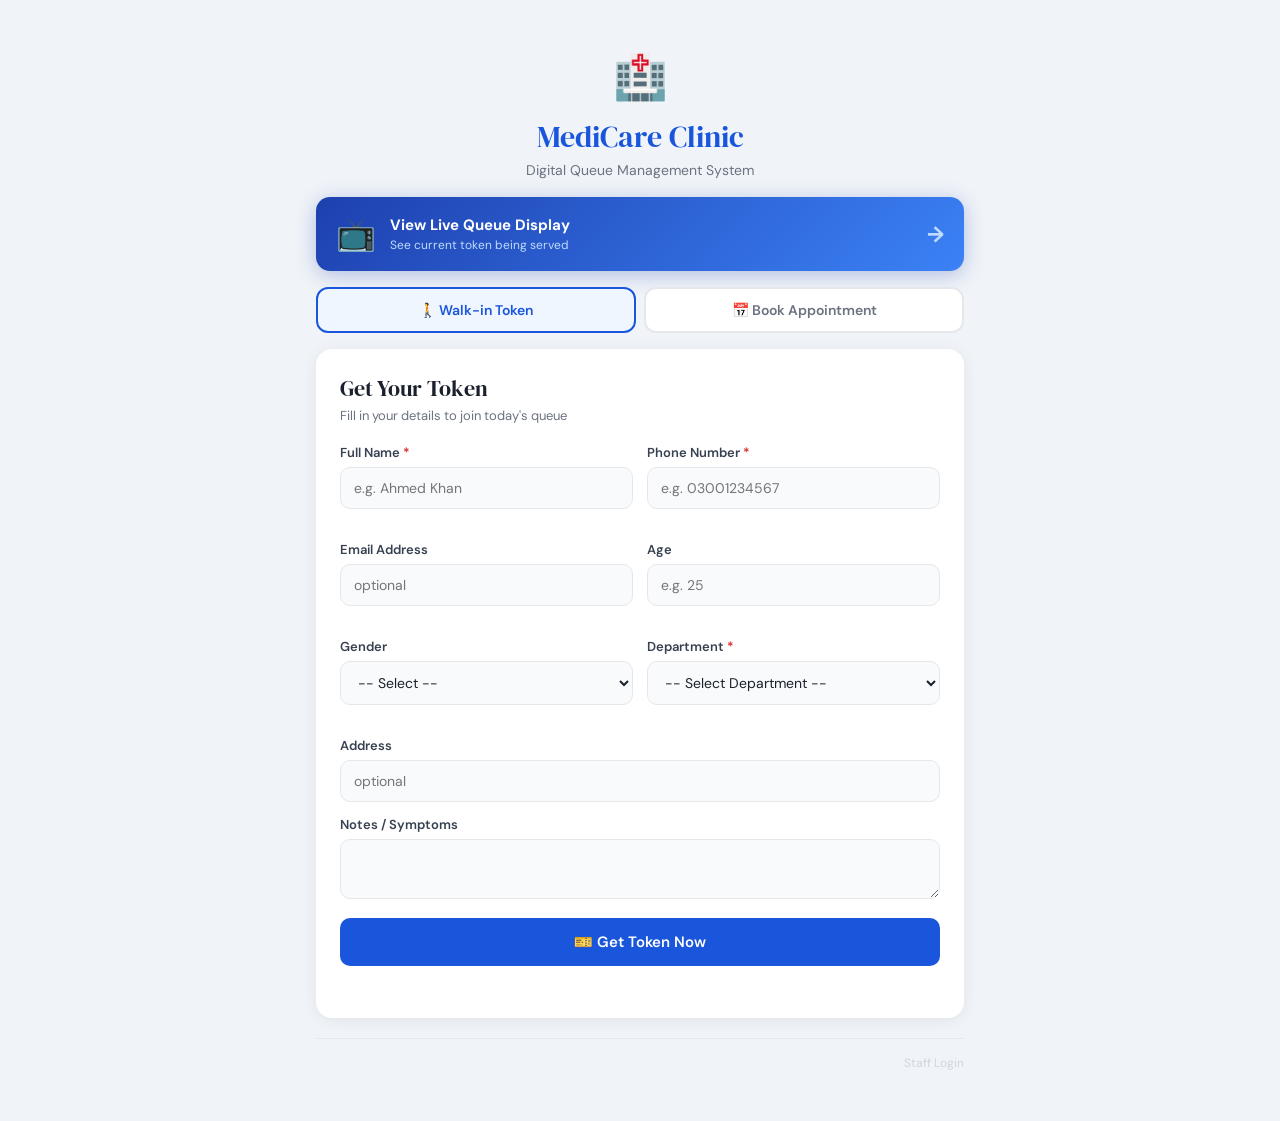
<file: frontend/index.html>
<!DOCTYPE html>
<html lang="en">
<head>
  <meta charset="UTF-8"/>
  <meta name="viewport" content="width=device-width, initial-scale=1.0"/>
  <title>MediCare Clinic — Book Token</title>
  <link rel="preconnect" href="https://fonts.googleapis.com">
  <link href="https://fonts.googleapis.com/css2?family=DM+Serif+Display&family=DM+Sans:wght@300;400;500;600&display=swap" rel="stylesheet">
  <link rel="stylesheet" href="css/style.css"/>
</head>
<body>

  <div class="page">

    <!-- ── Header ── -->
    <div class="header">
      <div class="header-icon">🏥</div>
      <h1>MediCare Clinic</h1>
      <p>Digital Queue Management System</p>
    </div>

    <!-- ── Live Display Button (Big & Visible) ── -->
    <a href="display.html" class="display-banner">
      <div class="display-banner-left">
        <span class="display-icon">📺</span>
        <div>
          <div class="display-title">View Live Queue Display</div>
          <div class="display-sub">See current token being served</div>
        </div>
      </div>
      <div class="display-arrow">→</div>
    </a>

    <!-- ── Booking Type Tabs ── -->
    <div class="tab-row">
      <button class="tab active" id="tabWalkin"
              onclick="switchTab('walkin')">
        🚶 Walk-in Token
      </button>
      <button class="tab" id="tabAppoint"
              onclick="switchTab('appointment')">
        📅 Book Appointment
      </button>
    </div>

    <!-- ══ WALK-IN FORM ══ -->
    <div class="card" id="walkinForm">
      <h2>Get Your Token</h2>
      <p class="card-sub">Fill in your details to join today's queue</p>

      <div class="form-row">
        <div class="form-group">
          <label>Full Name <span class="req">*</span></label>
          <input type="text" id="wName" placeholder="e.g. Ahmed Khan"/>
          <span class="field-error" id="wNameErr"></span>
        </div>
        <div class="form-group">
          <label>Phone Number <span class="req">*</span></label>
          <input type="tel" id="wPhone" placeholder="e.g. 03001234567"/>
          <span class="field-error" id="wPhoneErr"></span>
        </div>
      </div>

      <div class="form-row">
        <div class="form-group">
          <label>Email Address</label>
          <input type="email" id="wEmail" placeholder="optional"/>
          <span class="field-error" id="wEmailErr"></span>
        </div>
        <div class="form-group">
          <label>Age</label>
          <input type="number" id="wAge" placeholder="e.g. 25"
                 min="1" max="120"/>
          <span class="field-error" id="wAgeErr"></span>
        </div>
      </div>

      <div class="form-row">
        <div class="form-group">
          <label>Gender</label>
          <select id="wGender">
            <option value="">-- Select --</option>
            <option value="Male">Male</option>
            <option value="Female">Female</option>
            <option value="Other">Other</option>
          </select>
        </div>
        <div class="form-group">
          <label>Department <span class="req">*</span></label>
          <select id="wDept">
            <option value="">-- Select Department --</option>
            <option value="General OPD">General OPD</option>
            <option value="Dental">Dental</option>
            <option value="ENT">ENT</option>
            <option value="Cardiology">Cardiology</option>
            
          </select>
          <span class="field-error" id="wDeptErr"></span>
        </div>
      </div>

      <div class="form-group">
        <label>Address</label>
        <input type="text" id="wAddress" placeholder="optional"/>
      </div>

      <div class="form-group">
        <label>Notes / Symptoms</label>
        <textarea id="wNotes" rows="2"
          placeholder="Brief description of your condition (optional)">
        </textarea>
      </div>

      <button class="btn" id="walkinBtn">🎫 Get Token Now</button>
      <div class="error-msg" id="walkinError"></div>
    </div>

    <!-- ══ APPOINTMENT FORM ══ -->
    <div class="card" id="appointForm" style="display:none">
      <h2>Book Appointment</h2>
      <p class="card-sub">Schedule your visit for a future date</p>

      <div class="form-row">
        <div class="form-group">
          <label>Full Name <span class="req">*</span></label>
          <input type="text" id="aName" placeholder="e.g. Ahmed Khan"/>
          <span class="field-error" id="aNameErr"></span>
        </div>
        <div class="form-group">
          <label>Phone Number <span class="req">*</span></label>
          <input type="tel" id="aPhone" placeholder="e.g. 03001234567"/>
          <span class="field-error" id="aPhoneErr"></span>
        </div>
      </div>

      <div class="form-row">
        <div class="form-group">
          <label>Email Address</label>
          <input type="email" id="aEmail" placeholder="optional"/>
          <span class="field-error" id="aEmailErr"></span>
        </div>
        <div class="form-group">
          <label>Age</label>
          <input type="number" id="aAge" placeholder="e.g. 25"
                 min="1" max="120"/>
        </div>
      </div>

      <div class="form-row">
        <div class="form-group">
          <label>Gender</label>
          <select id="aGender">
            <option value="">-- Select --</option>
            <option value="Male">Male</option>
            <option value="Female">Female</option>
            <option value="Other">Other</option>
          </select>
        </div>
        <div class="form-group">
          <label>Department <span class="req">*</span></label>
          <select id="aDept">
            <option value="">-- Select Department --</option>
            <option value="General OPD">General OPD</option>
            <option value="Dental">Dental</option>
            <option value="ENT">ENT</option>
            <option value="Cardiology">Cardiology</option>
          </select>
          <span class="field-error" id="aDeptErr"></span>
        </div>
      </div>

      <div class="form-row">
        <div class="form-group">
          <label>Appointment Date <span class="req">*</span></label>
          <input type="date" id="aDate"/>
          <span class="field-error" id="aDateErr"></span>
        </div>
        <div class="form-group">
          <label>Preferred Time <span class="req">*</span></label>
          <select id="aTime">
            <option value="">-- Select Time --</option>
            <option value="09:00">09:00 AM</option>
            <option value="09:30">09:30 AM</option>
            <option value="10:00">10:00 AM</option>
            <option value="10:30">10:30 AM</option>
            <option value="11:00">11:00 AM</option>
            <option value="11:30">11:30 AM</option>
            <option value="12:00">12:00 PM</option>
            <option value="14:00">02:00 PM</option>
            <option value="14:30">02:30 PM</option>
            <option value="15:00">03:00 PM</option>
            <option value="15:30">03:30 PM</option>
            <option value="16:00">04:00 PM</option>
          </select>
          <span class="field-error" id="aTimeErr"></span>
        </div>
      </div>

      <div class="form-group">
        <label>Notes / Symptoms</label>
        <textarea id="aNotes" rows="2"
          placeholder="Brief description of your condition (optional)">
        </textarea>
      </div>

      <button class="btn" id="appointBtn">📅 Book Appointment</button>
      <div class="error-msg" id="appointError"></div>
    </div>

    <!-- ══ TOKEN RESULT ══ -->
    <div class="card token-result" id="tokenResult">
      <div class="token-icon" id="resultIcon">🎫</div>
      <p class="token-label" id="resultLabel">YOUR TOKEN NUMBER</p>
      <h1 class="token-num" id="tokenNum">---</h1>

      <div class="token-details">
        <p id="resultName"></p>
        <p id="resultDept"></p>
        <p id="resultCounter"></p>
        <p id="resultWait"></p>
        <p id="resultExtra"></p>
      </div>

      <div class="token-note" id="resultNote">
        Show this screen at the reception counter
      </div>

      <!-- View display button on result screen too -->
      <a href="display.html" class="btn btn-display" target="_blank">
        📺 View Live Display
      </a>

      <button class="btn btn-outline" id="bookAnotherBtn">
        + Book Another
      </button>
    </div>

    <!-- ── Footer ── -->
    <div class="footer">
      <span class="footer-time" id="footerTime"></span>
      <a href="login.html" class="staff-link">Staff Login</a>
    </div>

  </div>

  <script src="js/booking.js"></script>
</body>
</html>
</file>
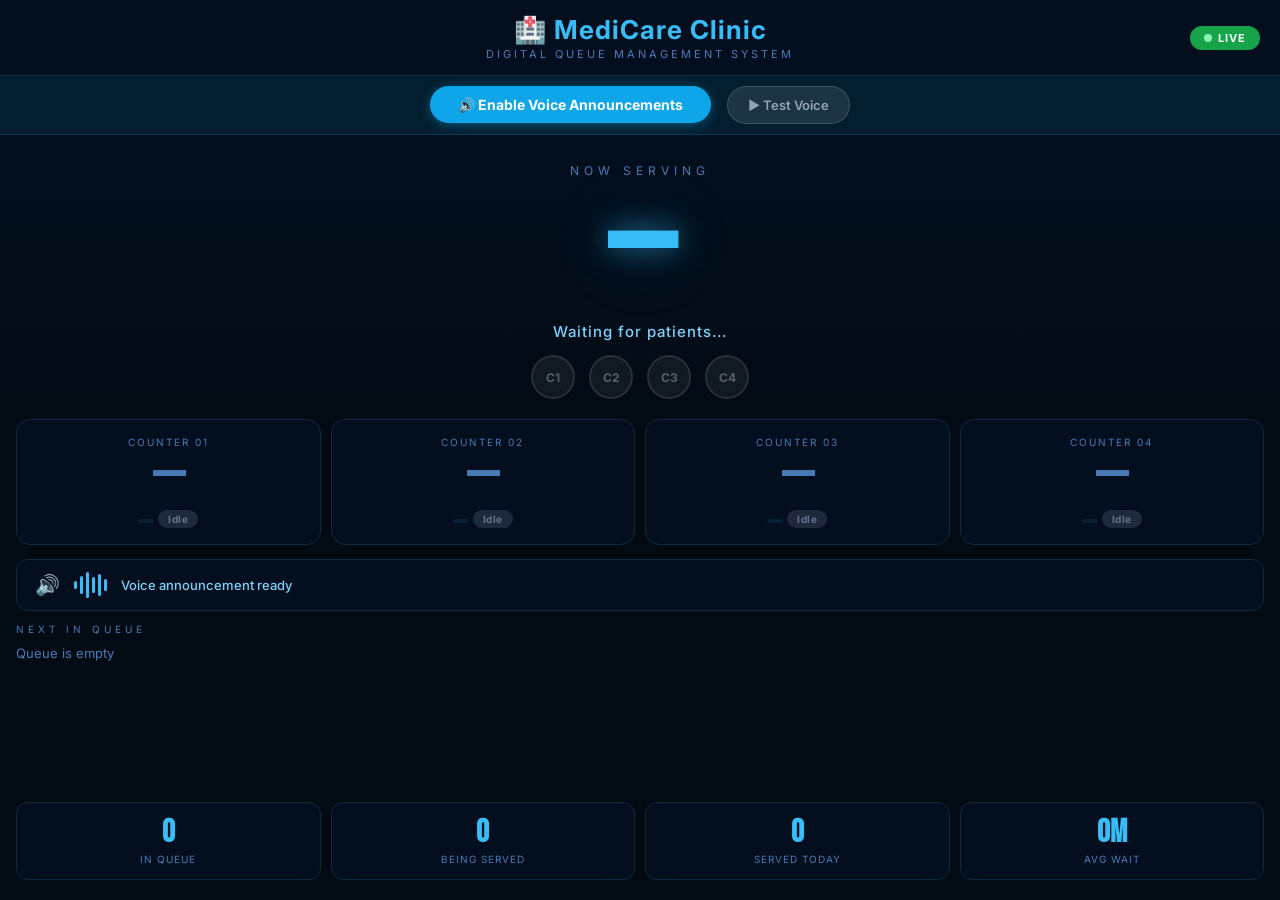
<file: frontend/display.html>
<!DOCTYPE html>
<html lang="en">
<head>
  <meta charset="UTF-8"/>
  <meta name="viewport" content="width=device-width, initial-scale=1.0"/>
  <title>MediCare — Live Display</title>
  <link rel="preconnect" href="https://fonts.googleapis.com">
  <link href="https://fonts.googleapis.com/css2?family=Bebas+Neue&family=Inter:wght@400;500;600&display=swap" rel="stylesheet">
  <link rel="stylesheet" href="css/display.css"/>
</head>
<body>

  <!-- ── Header ── -->
  <div class="display-header">
    <div class="header-center">
      <h1 class="clinic-name">🏥 MediCare Clinic</h1>
      <p class="clinic-sub">Digital Queue Management System</p>
    </div>
    <div class="live-pill">
      <span class="live-dot" id="liveDot"></span> LIVE
    </div>
  </div>

  <!-- ── VOICE ENABLE BAR — must be clicked once for Chrome audio ── -->
  <div id="voiceEnableWrap" style="
    text-align:center; padding:10px;
    background: rgba(14,165,233,0.12);
    border-bottom: 1px solid rgba(14,165,233,0.2);
  ">
    <button id="voiceEnableBtn" onclick="enableVoice()" style="
      background:#0ea5e9; color:#fff; border:none;
      padding:10px 28px; border-radius:22px;
      font-size:14px; font-weight:700; cursor:pointer;
      font-family:'Inter',sans-serif;
      box-shadow:0 2px 12px rgba(14,165,233,.4);
      margin-right:12px;
    ">🔊 Enable Voice Announcements</button>
    <button onclick="testVoice()" style="
      background:rgba(255,255,255,0.1); color:#94a3b8; border:1px solid rgba(255,255,255,0.15);
      padding:10px 20px; border-radius:22px;
      font-size:13px; font-weight:600; cursor:pointer;
      font-family:'Inter',sans-serif;
    ">▶ Test Voice</button>
  </div>

  <!-- ── Now Serving ── -->
  <div class="now-serving-section">
    <p class="now-label">NOW SERVING</p>
    <h1 class="big-token" id="currentToken">—</h1>
    <p class="counter-info" id="counterInfo">Waiting for patients...</p>

    <!-- Counter indicator dots -->
    <div class="indicators-row">
      <div class="counter-indicator idle" id="indicator-1"><span>C1</span></div>
      <div class="counter-indicator idle" id="indicator-2"><span>C2</span></div>
      <div class="counter-indicator idle" id="indicator-3"><span>C3</span></div>
      <div class="counter-indicator idle" id="indicator-4"><span>C4</span></div>
    </div>
  </div>

  <!-- ── All 4 Counters ── -->
  <div class="counters-grid">
    <div class="counter-box" id="box-1">
      <p class="c-label">COUNTER 01</p>
      <h2 class="c-token" id="c1-token">---</h2>
      <p class="c-doctor" id="c1-doctor"></p>
      <span class="c-dept" id="c1-dept"></span>
      <p class="c-status idle" id="c1-status">Idle</p>
    </div>
    <div class="counter-box" id="box-2">
      <p class="c-label">COUNTER 02</p>
      <h2 class="c-token" id="c2-token">---</h2>
      <p class="c-doctor" id="c2-doctor"></p>
      <span class="c-dept" id="c2-dept"></span>
      <p class="c-status idle" id="c2-status">Idle</p>
    </div>
    <div class="counter-box" id="box-3">
      <p class="c-label">COUNTER 03</p>
      <h2 class="c-token" id="c3-token">---</h2>
      <p class="c-doctor" id="c3-doctor"></p>
      <span class="c-dept" id="c3-dept"></span>
      <p class="c-status idle" id="c3-status">Idle</p>
    </div>
    <div class="counter-box" id="box-4">
      <p class="c-label">COUNTER 04</p>
      <h2 class="c-token" id="c4-token">---</h2>
      <p class="c-doctor" id="c4-doctor"></p>
      <span class="c-dept" id="c4-dept"></span>
      <p class="c-status idle" id="c4-status">Idle</p>
    </div>
  </div>

  <!-- ── Voice Bar ── -->
  <div class="voice-bar" id="voiceBar">
    <span class="voice-icon">🔊</span>
    <div class="voice-waves">
      <div class="wave"></div>
      <div class="wave"></div>
      <div class="wave"></div>
      <div class="wave"></div>
      <div class="wave"></div>
      <div class="wave"></div>
    </div>
    <span class="voice-text" id="voiceText">Voice announcement ready</span>
  </div>

  <!-- ── Queue Strip ── -->
  <div class="queue-section">
    <p class="queue-title">NEXT IN QUEUE</p>
    <div class="queue-list" id="queueList">
      <p class="queue-empty">Queue is empty</p>
    </div>
  </div>

  <!-- ── Stats ── -->
  <div class="stats-row">
    <div class="stat-box">
      <h2 id="statQueue">0</h2>
      <p>In Queue</p>
    </div>
    <div class="stat-box">
      <h2 id="statServing">0</h2>
      <p>Being Served</p>
    </div>
    <div class="stat-box">
      <h2 id="statServed">0</h2>
      <p>Served Today</p>
    </div>
    <div class="stat-box">
      <h2 id="statWait">0m</h2>
      <p>Avg Wait</p>
    </div>
  </div>

  <!-- <script src="http://localhost:5000/socket.io/socket.io.js"></script> -->
   <script src="https://cdn.socket.io/4.7.5/socket.io.min.js"></script>
  <script src="js/display.js"></script>
</body>
</html>
</file>
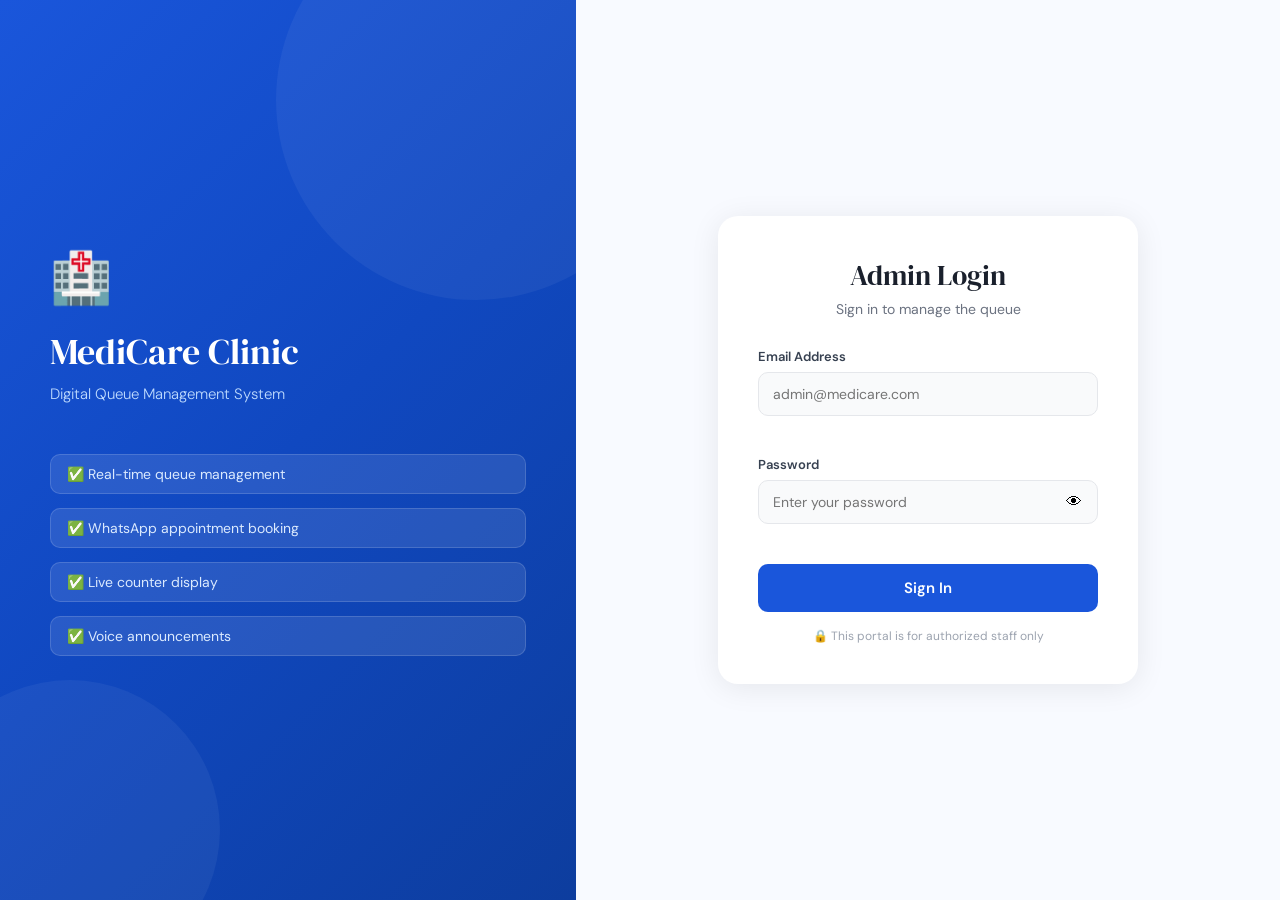
<file: frontend/login.html>
<!DOCTYPE html>
<html lang="en">
<head>
  <meta charset="UTF-8"/>
  <meta name="viewport" content="width=device-width, initial-scale=1.0"/>
  <title>MediCare — Admin Login</title>
  <link rel="preconnect" href="https://fonts.googleapis.com">
  <link href="https://fonts.googleapis.com/css2?family=DM+Serif+Display&family=DM+Sans:wght@300;400;500;600&display=swap" rel="stylesheet">
  <link rel="stylesheet" href="css/login.css"/>
</head>
<body>

  <div class="login-page">

    <!-- Left Panel -->
    <div class="left-panel">
      <div class="brand">
        <div class="brand-icon">🏥</div>
        <h1>MediCare Clinic</h1>
        <p>Digital Queue Management System</p>
      </div>
      <div class="features">
        <div class="feat">✅ Real-time queue management</div>
        <div class="feat">✅ WhatsApp appointment booking</div>
        <div class="feat">✅ Live counter display</div>
        <div class="feat">✅ Voice announcements</div>
      </div>
    </div>

    <!-- Right Panel — Login Form -->
    <div class="right-panel">
      <div class="login-card">

        <div class="login-header">
          <h2>Admin Login</h2>
          <p>Sign in to manage the queue</p>
        </div>

        <div class="form-group">
          <label>Email Address</label>
          <input type="email" id="loginEmail"
                 placeholder="admin@medicare.com"/>
          <span class="field-error" id="emailError"></span>
        </div>

        <div class="form-group">
          <label>Password</label>
          <div class="pass-wrap">
            <input type="password" id="loginPassword"
                   placeholder="Enter your password"/>
            <button class="eye-btn" id="eyeBtn" type="button">👁</button>
          </div>
          <span class="field-error" id="passError"></span>
        </div>

        <div class="error-box" id="errorBox"></div>

        <button class="login-btn" id="loginBtn">
          Sign In
        </button>

        <div class="login-note">
          🔒 This portal is for authorized staff only
        </div>

      </div>
    </div>

  </div>

  <script src="js/login.js"></script>
</body>
</html>
</file>
<file: frontend/css/style.css>
@import url('https://fonts.googleapis.com/css2?family=DM+Serif+Display&family=DM+Sans:wght@300;400;500;600&display=swap');

* { margin: 0; padding: 0; box-sizing: border-box; }

body {
  font-family: 'DM Sans', sans-serif;
  background: #f0f4f8;
  color: #1a202c;
  min-height: 100vh;
}

.page {
  max-width: 680px;
  margin: 0 auto;
  padding: 20px 16px 50px;
}

/* ── Header ── */
.header { text-align: center; padding: 28px 0 18px; }
.header-icon { font-size: 44px; margin-bottom: 10px; }

.header h1 {
  font-family: 'DM Serif Display', serif;
  font-size: 30px;
  font-weight: 400;
  color: #1a56db;
}

.header p { font-size: 14px; color: #6b7280; margin-top: 4px; }

/* ── Live Display Banner ── */
.display-banner {
  display: flex;
  justify-content: space-between;
  align-items: center;
  background: linear-gradient(135deg, #1e40af, #3b82f6);
  border-radius: 14px;
  padding: 16px 20px;
  margin-bottom: 16px;
  text-decoration: none;
  color: #fff;
  transition: all 0.2s;
  box-shadow: 0 4px 20px rgba(30,64,175,0.3);
}

.display-banner:hover {
  transform: translateY(-2px);
  box-shadow: 0 8px 28px rgba(30,64,175,0.4);
}

.display-banner-left {
  display: flex;
  align-items: center;
  gap: 14px;
}

.display-icon { font-size: 32px; }

.display-title {
  font-size: 15px;
  font-weight: 700;
  color: #fff;
}

.display-sub {
  font-size: 12px;
  color: #bfdbfe;
  margin-top: 2px;
}

.display-arrow {
  font-size: 22px;
  color: #bfdbfe;
  font-weight: 700;
}

/* ── Tabs ── */
.tab-row {
  display: flex;
  gap: 8px;
  margin-bottom: 16px;
}

.tab {
  flex: 1;
  padding: 12px;
  border: 2px solid #e5e7eb;
  background: #fff;
  border-radius: 12px;
  font-size: 14px;
  font-weight: 600;
  font-family: 'DM Sans', sans-serif;
  color: #6b7280;
  cursor: pointer;
  transition: all 0.2s;
}

.tab.active {
  border-color: #1a56db;
  color: #1a56db;
  background: #eff6ff;
}

/* ── Card ── */
.card {
  background: #fff;
  border-radius: 16px;
  padding: 24px;
  box-shadow: 0 2px 16px rgba(0,0,0,0.07);
  margin-bottom: 16px;
}

.card h2 {
  font-family: 'DM Serif Display', serif;
  font-size: 22px;
  font-weight: 400;
  color: #1a202c;
  margin-bottom: 4px;
}

.card-sub { font-size: 13px; color: #6b7280; margin-bottom: 20px; }

/* ── Form ── */
.form-row {
  display: grid;
  grid-template-columns: 1fr 1fr;
  gap: 14px;
}

@media (max-width: 500px) { .form-row { grid-template-columns: 1fr; } }

.form-group { margin-bottom: 14px; }

.form-group label {
  display: block;
  font-size: 13px;
  font-weight: 600;
  color: #374151;
  margin-bottom: 6px;
}

.req { color: #dc2626; }

.form-group input,
.form-group select,
.form-group textarea {
  width: 100%;
  padding: 11px 13px;
  border: 1.5px solid #e5e7eb;
  border-radius: 10px;
  font-size: 14px;
  font-family: 'DM Sans', sans-serif;
  color: #1a202c;
  background: #f9fafb;
  transition: border-color 0.2s, box-shadow 0.2s;
  outline: none;
  resize: vertical;
  cursor: pointer;
  appearance: auto;
  -webkit-appearance: auto;
}

.form-group input:focus,
.form-group select:focus,
.form-group textarea:focus {
  border-color: #1a56db;
  background: #fff;
  box-shadow: 0 0 0 3px rgba(26,86,219,0.08);
}

.field-error {
  display: block;
  font-size: 11px;
  color: #dc2626;
  margin-top: 3px;
  min-height: 15px;
}

/* ── Buttons ── */
.btn {
  width: 100%;
  padding: 14px;
  background: #1a56db;
  color: #fff;
  border: none;
  border-radius: 10px;
  font-size: 15px;
  font-weight: 600;
  font-family: 'DM Sans', sans-serif;
  cursor: pointer;
  transition: background 0.2s, transform 0.1s;
  margin-top: 6px;
  text-decoration: none;
  display: block;
  text-align: center;
}

.btn:hover  { background: #1648c0; }
.btn:active { transform: scale(0.98); }
.btn:disabled { background: #9ca3af; cursor: not-allowed; }

.btn-outline {
  background: transparent;
  border: 2px solid #1a56db;
  color: #1a56db;
  margin-top: 10px;
}

.btn-outline:hover { background: #eff6ff; }

.btn-display {
  background: linear-gradient(135deg, #1e40af, #3b82f6);
  margin-top: 12px;
  font-size: 14px;
}

.btn-display:hover { opacity: 0.9; background: linear-gradient(135deg, #1e3a8a, #2563eb); }

/* ── Error ── */
.error-msg {
  color: #dc2626;
  font-size: 13px;
  margin-top: 10px;
  text-align: center;
  min-height: 18px;
}

/* ── Token Result ── */
.token-result { display: none; text-align: center; }
.token-icon   { font-size: 44px; margin-bottom: 8px; }

.token-label {
  font-size: 11px;
  font-weight: 600;
  letter-spacing: 2px;
  color: #6b7280;
  margin-bottom: 8px;
}

.token-num {
  font-family: 'DM Serif Display', serif;
  font-size: 90px;
  font-weight: 400;
  color: #1a56db;
  line-height: 1;
  margin-bottom: 20px;
}

.token-details {
  background: #f0f4ff;
  border-radius: 12px;
  padding: 16px;
  margin-bottom: 16px;
  text-align: left;
}

.token-details p {
  font-size: 14px;
  color: #374151;
  padding: 5px 0;
  border-bottom: 1px solid #e0e7ff;
}

.token-details p:last-child { border-bottom: none; }
.token-details p:empty      { display: none; }

.token-note {
  font-size: 12px;
  color: #6b7280;
  background: #fef3c7;
  border-radius: 8px;
  padding: 10px;
  margin-bottom: 8px;
}

/* ── Footer ── */
.footer {
  display: flex;
  justify-content: space-between;
  align-items: center;
  margin-top: 20px;
  padding-top: 16px;
  border-top: 1px solid #e5e7eb;
}

.footer-time { font-size: 12px; color: #9ca3af; }

.staff-link {
  font-size: 12px;
  color: #d1d5db;
  text-decoration: none;
  transition: color 0.2s;
}

.staff-link:hover { color: #6b7280; }
</file>
<file: frontend/css/display.css>
@import url('https://fonts.googleapis.com/css2?family=Bebas+Neue&family=Inter:wght@400;500;600&display=swap');

* { margin: 0; padding: 0; box-sizing: border-box; }

body {
  font-family: 'Inter', sans-serif;
  background: #020b14;
  color: #fff;
  min-height: 100vh;
  display: flex;
  flex-direction: column;
}

/* ── Header ── */
.display-header {
  background: #030f1e;
  padding: 14px 24px;
  display: flex;
  justify-content: center;
  align-items: center;
  border-bottom: 1px solid #0e2a40;
  position: relative;
}

.header-center { text-align: center; }

.clinic-name {
  font-size: 26px;
  font-weight: 700;
  color: #38bdf8;
  letter-spacing: 1px;
}

.clinic-sub {
  font-size: 11px;
  color: #4a7ab5;
  letter-spacing: 3px;
  margin-top: 2px;
  text-transform: uppercase;
}

.live-pill {
  position: absolute;
  right: 20px;
  top: 50%;
  transform: translateY(-50%);
  background: #16a34a;
  color: #fff;
  font-size: 11px;
  font-weight: 700;
  padding: 5px 14px;
  border-radius: 20px;
  display: flex;
  align-items: center;
  gap: 6px;
  letter-spacing: 1px;
}

.live-dot {
  width: 8px; height: 8px;
  background: #86efac;
  border-radius: 50%;
  animation: blink 1.2s ease-in-out infinite;
}

@keyframes blink {
  0%, 100% { opacity: 1; }
  50%       { opacity: 0.2; }
}

/* ── Now Serving ── */
.now-serving-section {
  text-align: center;
  padding: 28px 20px 16px;
  background: linear-gradient(180deg, #030f1e, #020b14);
}

.now-label {
  font-size: 12px;
  letter-spacing: 5px;
  color: #4a7ab5;
  margin-bottom: 6px;
  text-transform: uppercase;
}

.big-token {
  font-family: 'Bebas Neue', cursive;
  font-size: 130px;
  line-height: 1;
  color: #38bdf8;
  text-shadow:
    0 0 30px rgba(56,189,248,0.6),
    0 0 80px rgba(56,189,248,0.2);
  animation: tokenGlow 2.5s ease-in-out infinite alternate;
  transition: all 0.5s ease;
}

@keyframes tokenGlow {
  from { text-shadow: 0 0 20px rgba(56,189,248,0.4); }
  to   { text-shadow: 0 0 60px rgba(56,189,248,1),
                      0 0 120px rgba(56,189,248,0.3); }
}

.counter-info {
  font-size: 15px;
  color: #7dd3fc;
  margin-top: 8px;
  letter-spacing: 1px;
  font-weight: 500;
}

/* ── Counters Grid ── */
.counters-grid {
  display: grid;
  grid-template-columns: repeat(4, 1fr);
  gap: 10px;
  padding: 0 16px 14px;
}

@media (max-width: 700px) {
  .counters-grid { grid-template-columns: repeat(2, 1fr); }
  .big-token { font-size: 90px; }
}

.counter-box {
  background: #030f1e;
  border: 1px solid #0e2a40;
  border-radius: 14px;
  padding: 16px 12px;
  text-align: center;
  transition: all 0.4s ease;
  position: relative;
  overflow: hidden;
}

.counter-box.active {
  border-color: #38bdf8;
  background: #041828;
  box-shadow: 0 0 20px rgba(56,189,248,0.15);
}

.counter-box.active::before {
  content: '';
  position: absolute;
  top: 0; left: 0; right: 0;
  height: 2px;
  background: linear-gradient(90deg, transparent, #38bdf8, transparent);
  animation: scanLine 2s linear infinite;
}

@keyframes scanLine {
  from { transform: translateX(-100%); }
  to   { transform: translateX(100%); }
}

.c-label {
  font-size: 10px;
  letter-spacing: 2px;
  color: #4a7ab5;
  margin-bottom: 8px;
  text-transform: uppercase;
}

.c-token {
  font-family: 'Bebas Neue', cursive;
  font-size: 42px;
  color: #4a7ab5;
  transition: all 0.4s ease;
  line-height: 1;
}

.counter-box.active .c-token {
  color: #38bdf8;
  text-shadow: 0 0 20px rgba(56,189,248,0.5);
}

.c-doctor {
  font-size: 12px;
  color: #94a3b8;
  margin-top: 6px;
  font-weight: 500;
}

.c-dept {
  display: inline-block;
  font-size: 10px;
  color: #38bdf8;
  background: rgba(56,189,248,0.1);
  padding: 2px 8px;
  border-radius: 10px;
  margin-top: 4px;
}

.c-status {
  font-size: 10px;
  font-weight: 700;
  padding: 3px 10px;
  border-radius: 20px;
  display: inline-block;
  margin-top: 6px;
  letter-spacing: 0.5px;
}

.c-status.idle    { background: #1e293b; color: #64748b; }
.c-status.serving { background: rgba(56,189,248,0.15); color: #38bdf8; }

/* ── Voice Bar ── */
.voice-bar {
  margin: 0 16px 12px;
  background: #030f1e;
  border: 1px solid #0e2a40;
  border-radius: 12px;
  padding: 12px 18px;
  display: flex;
  align-items: center;
  gap: 14px;
}

.voice-icon { font-size: 20px; }

.voice-waves {
  display: flex;
  align-items: center;
  gap: 3px;
}

.wave {
  width: 3px;
  background: #38bdf8;
  border-radius: 2px;
  animation: wavePulse 1s ease-in-out infinite;
}

.wave:nth-child(1) { height: 8px;  animation-delay: 0s; }
.wave:nth-child(2) { height: 18px; animation-delay: 0.1s; }
.wave:nth-child(3) { height: 26px; animation-delay: 0.2s; }
.wave:nth-child(4) { height: 16px; animation-delay: 0.3s; }
.wave:nth-child(5) { height: 22px; animation-delay: 0.4s; }
.wave:nth-child(6) { height: 12px; animation-delay: 0.5s; }

@keyframes wavePulse {
  0%, 100% { transform: scaleY(0.4); opacity: 0.4; }
  50%       { transform: scaleY(1);   opacity: 1; }
}

.voice-text { font-size: 13px; color: #7dd3fc; font-weight: 500; }

/* ── Queue Strip ── */
.queue-section {
  padding: 0 16px 12px;
}

.queue-title {
  font-size: 10px;
  letter-spacing: 4px;
  color: #4a7ab5;
  margin-bottom: 10px;
  text-transform: uppercase;
}

.queue-list {
  display: flex;
  gap: 8px;
  overflow-x: auto;
  padding-bottom: 4px;
  scrollbar-width: none;
}

.queue-list::-webkit-scrollbar { display: none; }

.queue-empty { font-size: 13px; color: #4a7ab5; }

.q-token-box {
  background: #030f1e;
  border: 1px solid #0e2a40;
  border-radius: 10px;
  padding: 8px 16px;
  text-align: center;
  flex-shrink: 0;
  min-width: 68px;
  transition: all 0.2s;
}

.q-token-box.next-token {
  border-color: #0369a1;
  background: #041020;
}

.q-num {
  display: block;
  font-family: 'Bebas Neue', cursive;
  font-size: 26px;
  color: #7dd3fc;
  line-height: 1;
}

.q-pos {
  display: block;
  font-size: 9px;
  color: #4a7ab5;
  margin-top: 2px;
  letter-spacing: 1px;
  text-transform: uppercase;
}

.q-dept {
  display: block;
  font-size: 9px;
  color: #38bdf8;
  margin-top: 2px;
}

/* ── Stats Row ── */
.stats-row {
  display: grid;
  grid-template-columns: repeat(4, 1fr);
  gap: 10px;
  padding: 0 16px 20px;
  margin-top: auto;
}

@media (max-width: 500px) {
  .stats-row { grid-template-columns: repeat(2, 1fr); }
}

.stat-box {
  background: #030f1e;
  border: 1px solid #0e2a40;
  border-radius: 12px;
  padding: 14px;
  text-align: center;
}

.stat-box h2 {
  font-family: 'Bebas Neue', cursive;
  font-size: 32px;
  color: #38bdf8;
  line-height: 1;
}

.stat-box p {
  font-size: 10px;
  color: #4a7ab5;
  margin-top: 4px;
  letter-spacing: 1px;
  text-transform: uppercase;
}
/* ── Fix: idle dash uses Inter not Bebas (Bebas renders --- as blocks) ── */
.big-token:empty,
.big-token.idle-state {
  font-family: 'Inter', sans-serif;
  font-weight: 300;
  letter-spacing: 0;
}

/* ── Counter indicator dots ─────────────────────────────── */
.indicators-row {
  display: flex;
  justify-content: center;
  gap: 14px;
  margin: 14px 0 4px;
}

.counter-indicator {
  width: 44px;
  height: 44px;
  border-radius: 50%;
  display: flex;
  align-items: center;
  justify-content: center;
  font-size: 12px;
  font-weight: 700;
  font-family: 'Inter', sans-serif;
  transition: all 0.3s ease;
  border: 2px solid transparent;
  cursor: default;
}

.counter-indicator.idle {
  background: rgba(255,255,255,0.06);
  color: rgba(255,255,255,0.3);
  border-color: rgba(255,255,255,0.1);
}

.counter-indicator.serving {
  background: rgba(56,189,248,0.1);
  color: rgba(56,189,248,0.65);
  border-color: rgba(56,189,248,0.25);
}

.counter-indicator.current {
  background: rgba(56,189,248,0.22);
  color: #38bdf8;
  border-color: #38bdf8;
  box-shadow: 0 0 16px rgba(56,189,248,0.45);
  transform: scale(1.18);
}
</file>
<file: frontend/css/login.css>
@import url('https://fonts.googleapis.com/css2?family=DM+Serif+Display&family=DM+Sans:wght@300;400;500;600&display=swap');

* { margin: 0; padding: 0; box-sizing: border-box; }

body {
  font-family: 'DM Sans', sans-serif;
  min-height: 100vh;
  background: #f0f4f8;
}

/* ── Page Layout ── */
.login-page {
  display: flex;
  min-height: 100vh;
}

/* ── Left Panel ── */
.left-panel {
  width: 45%;
  background: linear-gradient(135deg, #1a56db 0%, #1048c0 50%, #0d3d9e 100%);
  padding: 60px 50px;
  display: flex;
  flex-direction: column;
  justify-content: center;
  color: #fff;
  position: relative;
  overflow: hidden;
}

.left-panel::before {
  content: '';
  position: absolute;
  width: 400px; height: 400px;
  background: rgba(255,255,255,0.05);
  border-radius: 50%;
  top: -100px; right: -100px;
}

.left-panel::after {
  content: '';
  position: absolute;
  width: 300px; height: 300px;
  background: rgba(255,255,255,0.05);
  border-radius: 50%;
  bottom: -80px; left: -80px;
}

.brand { margin-bottom: 50px; position: relative; z-index: 1; }

.brand-icon {
  font-size: 50px;
  margin-bottom: 16px;
}

.brand h1 {
  font-family: 'DM Serif Display', serif;
  font-size: 36px;
  font-weight: 400;
  margin-bottom: 8px;
  color: #fff;
}

.brand p {
  font-size: 15px;
  color: #bfdbfe;
  font-weight: 300;
}

.features {
  display: flex;
  flex-direction: column;
  gap: 14px;
  position: relative;
  z-index: 1;
}

.feat {
  font-size: 14px;
  color: #dbeafe;
  font-weight: 400;
  padding: 10px 16px;
  background: rgba(255,255,255,0.1);
  border-radius: 10px;
  border: 1px solid rgba(255,255,255,0.15);
}

/* ── Right Panel ── */
.right-panel {
  flex: 1;
  display: flex;
  align-items: center;
  justify-content: center;
  padding: 40px 20px;
  background: #f8faff;
}

/* ── Login Card ── */
.login-card {
  width: 100%;
  max-width: 420px;
  background: #fff;
  border-radius: 20px;
  padding: 40px;
  box-shadow: 0 4px 30px rgba(0,0,0,0.08);
}

.login-header {
  margin-bottom: 30px;
  text-align: center;
}

.login-header h2 {
  font-family: 'DM Serif Display', serif;
  font-size: 28px;
  font-weight: 400;
  color: #1a202c;
  margin-bottom: 6px;
}

.login-header p {
  font-size: 14px;
  color: #6b7280;
}

/* ── Form ── */
.form-group {
  margin-bottom: 20px;
}

.form-group label {
  display: block;
  font-size: 13px;
  font-weight: 600;
  color: #374151;
  margin-bottom: 7px;
}

.form-group input {
  width: 100%;
  padding: 12px 14px;
  border: 1.5px solid #e5e7eb;
  border-radius: 10px;
  font-size: 14px;
  font-family: 'DM Sans', sans-serif;
  color: #1a202c;
  background: #f9fafb;
  transition: border-color 0.2s, box-shadow 0.2s;
  outline: none;
}

.form-group input:focus {
  border-color: #1a56db;
  background: #fff;
  box-shadow: 0 0 0 3px rgba(26,86,219,0.1);
}

.form-group input.error { border-color: #dc2626; }

.pass-wrap {
  position: relative;
}

.pass-wrap input { padding-right: 44px; }

.eye-btn {
  position: absolute;
  right: 12px; top: 50%;
  transform: translateY(-50%);
  background: none;
  border: none;
  cursor: pointer;
  font-size: 16px;
  padding: 4px;
}

.field-error {
  font-size: 12px;
  color: #dc2626;
  margin-top: 4px;
  display: block;
  min-height: 16px;
}

/* ── Error Box ── */
.error-box {
  background: #fef2f2;
  border: 1px solid #fecaca;
  color: #dc2626;
  border-radius: 10px;
  padding: 12px 14px;
  font-size: 13px;
  margin-bottom: 16px;
  display: none;
}

.error-box.show { display: block; }

/* ── Login Button ── */
.login-btn {
  width: 100%;
  padding: 14px;
  background: #1a56db;
  color: #fff;
  border: none;
  border-radius: 10px;
  font-size: 15px;
  font-weight: 600;
  font-family: 'DM Sans', sans-serif;
  cursor: pointer;
  transition: background 0.2s, transform 0.1s;
  margin-bottom: 16px;
}

.login-btn:hover  { background: #1648c0; }
.login-btn:active { transform: scale(0.98); }
.login-btn:disabled { background: #9ca3af; cursor: not-allowed; }

.login-note {
  text-align: center;
  font-size: 12px;
  color: #9ca3af;
}

/* ── Responsive ── */
@media (max-width: 768px) {
  .login-page { flex-direction: column; }
  .left-panel { width: 100%; padding: 40px 24px; }
  .left-panel::before, .left-panel::after { display: none; }
  .brand h1 { font-size: 26px; }
  .features { display: none; }
}
</file>
